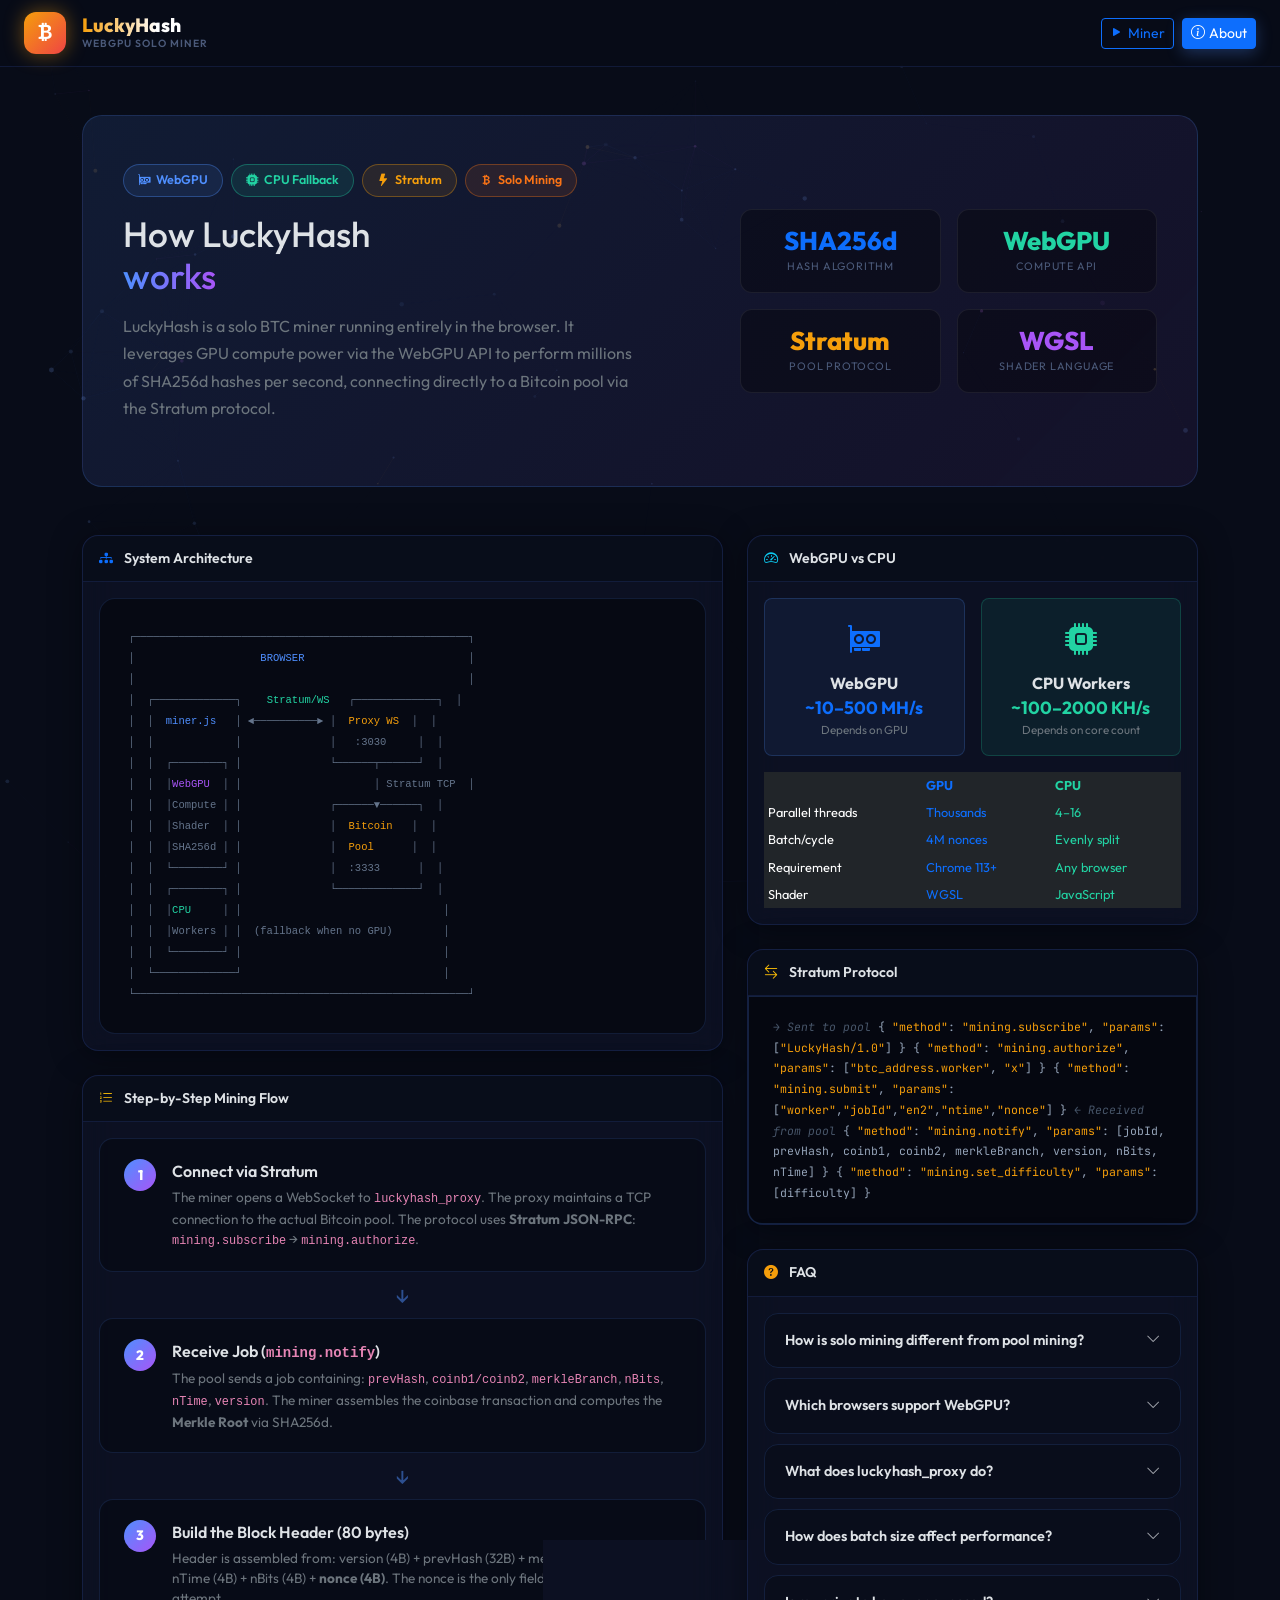
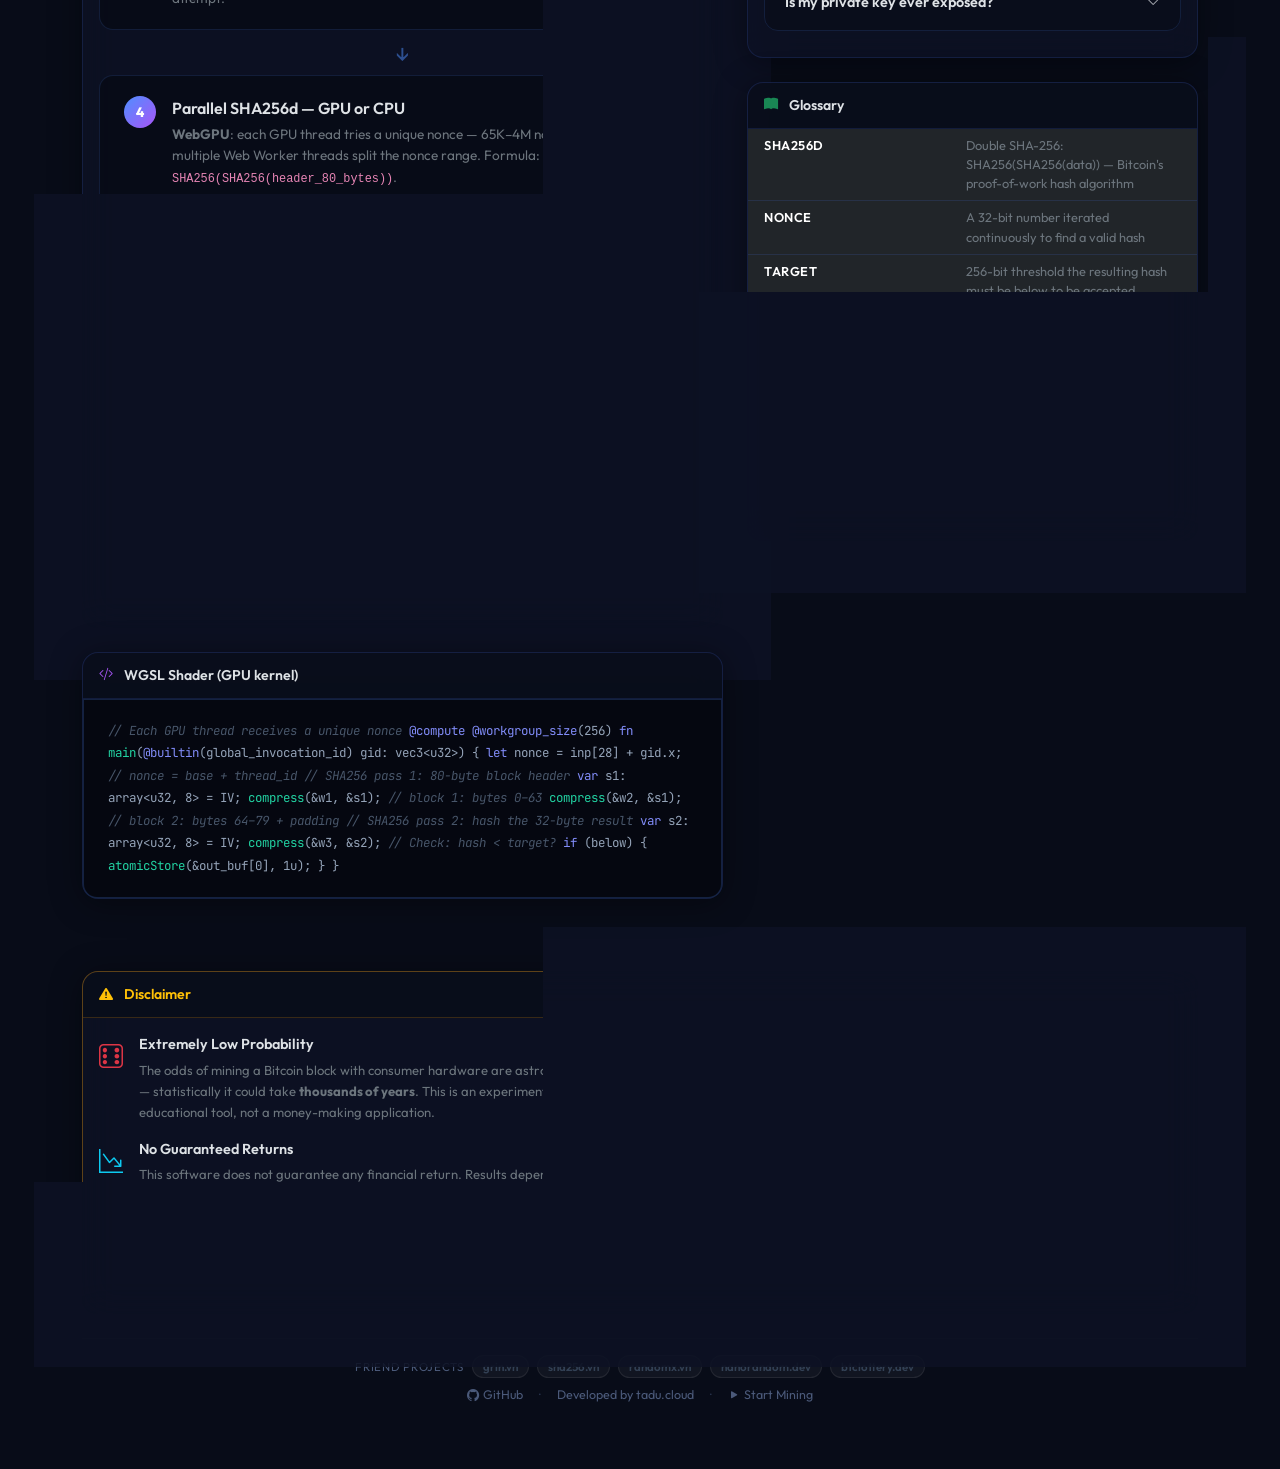
<file: about.html>
<!DOCTYPE html>
<html lang="en" data-bs-theme="dark">
<head>
  <meta charset="UTF-8" />
  <meta name="viewport" content="width=device-width, initial-scale=1.0" />

  <!-- Primary SEO -->
  <title>How It Works – LuckyHash WebGPU Solo Bitcoin Miner</title>
  <meta name="description" content="Learn how LuckyHash mines Bitcoin solo in the browser: WebGPU SHA256d compute shaders, Stratum JSON-RPC protocol, CPU Web Worker fallback, and step-by-step block header construction." />
  <meta name="keywords" content="WebGPU bitcoin mining, SHA256d shader, stratum protocol, solo mining explained, browser miner, WGSL compute" />
  <meta name="author" content="LuckyHash" />
  <meta name="robots" content="index, follow" />
  <link rel="canonical" href="https://luckyhash.dev/about.html" />

  <!-- Favicon -->
  <link rel="icon" type="image/png" sizes="32x32" href="favicon-32.png" />
  <link rel="icon" type="image/png" sizes="16x16" href="favicon-16.png" />
  <link rel="icon" type="image/png" sizes="192x192" href="favicon-192.png" />
  <link rel="apple-touch-icon" sizes="180x180" href="apple-touch-icon.png" />
  <meta name="theme-color" content="#080c18" />

  <!-- Open Graph -->
  <meta property="og:type"        content="article" />
  <meta property="og:url"         content="https://luckyhash.dev/about.html" />
  <meta property="og:site_name"   content="LuckyHash" />
  <meta property="og:title"       content="How LuckyHash Works – WebGPU Solo Bitcoin Miner" />
  <meta property="og:description" content="WebGPU SHA256d compute shaders, Stratum JSON-RPC, CPU fallback — a complete technical breakdown of browser-based solo Bitcoin mining." />
  <meta property="og:image"       content="https://luckyhash.dev/og-image.png" />
  <meta property="og:image:width"  content="1200" />
  <meta property="og:image:height" content="630" />
  <meta property="og:locale"      content="en_US" />

  <!-- Twitter Card -->
  <meta name="twitter:card"        content="summary_large_image" />
  <meta name="twitter:title"       content="How LuckyHash Works – WebGPU Solo Bitcoin Miner" />
  <meta name="twitter:description" content="WebGPU SHA256d compute shaders, Stratum protocol, CPU fallback — browser-based solo Bitcoin mining explained." />
  <meta name="twitter:image"       content="https://luckyhash.dev/og-image.png" />

  <!-- Structured Data (JSON-LD) -->
  <script type="application/ld+json">
  {
    "@context": "https://schema.org",
    "@type": "TechArticle",
    "headline": "How LuckyHash Works – WebGPU Solo Bitcoin Miner",
    "description": "Technical explanation of browser-based solo Bitcoin mining using WebGPU compute shaders and the Stratum protocol.",
    "url": "https://luckyhash.dev/about.html",
    "author": { "@type": "Organization", "name": "LuckyHash" },
    "publisher": { "@type": "Organization", "name": "LuckyHash", "url": "https://luckyhash.dev" },
    "mainEntity": {
      "@type": "FAQPage",
      "mainEntity": [
        { "@type": "Question", "name": "How is solo mining different from pool mining?",
          "acceptedAnswer": { "@type": "Answer", "text": "Pool mining shares hash power and distributes small but frequent rewards. Solo mining means you mine alone — very low probability but you keep the full block reward (~3.125 BTC) if you win." } },
        { "@type": "Question", "name": "Which browsers support WebGPU?",
          "acceptedAnswer": { "@type": "Answer", "text": "Chrome 113+, Edge 113+, Opera 99+, Safari 18+ (macOS 14+). Firefox does not yet support WebGPU in production. LuckyHash automatically falls back to CPU mode if WebGPU is unavailable." } },
        { "@type": "Question", "name": "What does luckyhash_proxy do?",
          "acceptedAnswer": { "@type": "Answer", "text": "Browsers cannot open raw TCP connections to Bitcoin pools. luckyhash_proxy runs a WebSocket server (port 3030) and bridges it to the pool Stratum TCP server (port 3333)." } },
        { "@type": "Question", "name": "Is my private key ever exposed?",
          "acceptedAnswer": { "@type": "Answer", "text": "No. Mining only requires your BTC address (public) to receive rewards. Your private key is never needed or transmitted." } }
      ]
    }
  }
  </script>

  <!-- Resource hints -->
  <link rel="preconnect" href="https://cdn.jsdelivr.net" />
  <link rel="preconnect" href="https://fonts.googleapis.com" />
  <link rel="preconnect" href="https://fonts.gstatic.com" crossorigin />

  <link rel="stylesheet" href="https://cdn.jsdelivr.net/npm/bootstrap@5.3.3/dist/css/bootstrap.min.css" />
  <link rel="stylesheet" href="https://cdn.jsdelivr.net/npm/bootstrap-icons@1.11.3/font/bootstrap-icons.min.css" />
  <link href="https://fonts.googleapis.com/css2?family=JetBrains+Mono:wght@400;600&family=Outfit:wght@400;600;700;800&display=swap" rel="stylesheet" />
  <link rel="stylesheet" href="style.css" />
  <style>
    /* About-page specific */
    .about-hero {
      background: linear-gradient(135deg, rgba(79,143,255,0.12), rgba(168,85,247,0.08));
      border: 1px solid rgba(79,143,255,0.18);
      border-radius: 20px;
      padding: 48px 40px;
    }
    .section-title {
      font-size: 1.1rem; font-weight: 700; letter-spacing: 0.5px;
      color: #4f8fff; text-transform: uppercase; margin-bottom: 20px;
      display: flex; align-items: center; gap: 10px;
    }
    .section-title::after {
      content: ''; flex: 1; height: 1px;
      background: linear-gradient(90deg, rgba(79,143,255,0.4), transparent);
    }
    .flow-step {
      position: relative;
      padding: 20px 24px;
      background: rgba(0,0,0,0.3);
      border: 1px solid rgba(79,143,255,0.15);
      border-radius: 14px;
      transition: border-color 0.25s, transform 0.25s;
    }
    .flow-step:hover {
      border-color: rgba(79,143,255,0.4);
      transform: translateY(-2px);
    }
    .flow-num {
      width: 32px; height: 32px; border-radius: 50%;
      background: linear-gradient(135deg, #4f8fff, #a855f7);
      display: flex; align-items: center; justify-content: center;
      font-weight: 800; font-size: 0.85rem; color: #fff;
      flex-shrink: 0;
    }
    .flow-arrow {
      text-align: center; color: rgba(79,143,255,0.5);
      font-size: 1.4rem; margin: 4px 0;
    }
    .tech-badge {
      display: inline-flex; align-items: center; gap: 6px;
      padding: 6px 14px; border-radius: 999px; font-size: 0.78rem;
      font-weight: 600; border: 1px solid;
    }
    .tech-gpu  { color: #4f8fff; border-color: rgba(79,143,255,0.35); background: rgba(79,143,255,0.1); }
    .tech-cpu  { color: #22d3a3; border-color: rgba(34,211,163,0.35); background: rgba(34,211,163,0.1); }
    .tech-ws   { color: #f59e0b; border-color: rgba(245,158,11,0.35); background: rgba(245,158,11,0.1); }
    .tech-btc  { color: #f97316; border-color: rgba(249,115,22,0.35); background: rgba(249,115,22,0.1); }
    .code-block {
      background: rgba(0,0,0,0.5); border: 1px solid rgba(79,143,255,0.2);
      border-radius: 12px; padding: 20px 24px;
      font-family: 'JetBrains Mono', monospace; font-size: 0.78rem;
      line-height: 1.8; color: #94a3b8;
    }
    .code-block .kw  { color: #818cf8; }
    .code-block .fn  { color: #22d3a3; }
    .code-block .cm  { color: #475569; font-style: italic; }
    .code-block .str { color: #f59e0b; }
    .faq-item {
      border: 1px solid rgba(79,143,255,0.12);
      border-radius: 14px; overflow: hidden; margin-bottom: 10px;
    }
    .faq-q {
      padding: 16px 20px; cursor: pointer; user-select: none;
      font-weight: 600; font-size: 0.9rem;
      display: flex; justify-content: space-between; align-items: center;
      background: rgba(0,0,0,0.2);
      transition: background 0.2s;
    }
    .faq-q:hover { background: rgba(79,143,255,0.08); }
    .faq-a {
      padding: 0 20px 16px; font-size: 0.85rem; color: #94a3b8;
      line-height: 1.7; display: none;
    }
    .faq-item.open .faq-a { display: block; }
    .faq-item.open .faq-icon { transform: rotate(180deg); }
    .faq-icon { transition: transform 0.25s; }
    .stat-pill {
      background: rgba(0,0,0,0.35); border: 1px solid rgba(255,255,255,0.07);
      border-radius: 12px; padding: 18px; text-align: center;
    }
    .stat-pill-val { font-size: 1.6rem; font-weight: 800; line-height: 1; }
    .stat-pill-lbl { font-size: 0.68rem; text-transform: uppercase; letter-spacing: 0.8px; color: #4b5a7a; margin-top: 4px; }
    .arch-diagram {
      background: rgba(0,0,0,0.4); border: 1px solid rgba(79,143,255,0.15);
      border-radius: 16px; padding: 28px;
      font-family: 'JetBrains Mono', monospace; font-size: 0.75rem;
      line-height: 2; color: #64748b;
    }
    .arch-diagram .hl-blue   { color: #4f8fff; }
    .arch-diagram .hl-green  { color: #22d3a3; }
    .arch-diagram .hl-orange { color: #f59e0b; }
    .arch-diagram .hl-purple { color: #a855f7; }
  </style>
</head>
<body>
<canvas id="bg-canvas" aria-hidden="true"></canvas>

<!-- Visually hidden h1 for SEO -->
<h1 class="visually-hidden">How LuckyHash Works – WebGPU Solo Bitcoin Miner</h1>

<!-- Navbar -->
<nav class="navbar navbar-dark lh-navbar px-3 px-md-4">
  <a href="index.html" class="d-flex align-items-center gap-3 text-decoration-none">
    <div class="lh-btc-logo"><i class="bi bi-currency-bitcoin"></i></div>
    <div>
      <div class="lh-brand-name">LuckyHash</div>
      <div class="lh-brand-tag">WebGPU Solo Miner</div>
    </div>
  </a>
  <div class="d-flex gap-2">
    <a href="index.html" class="btn btn-sm btn-outline-primary">
      <i class="bi bi-play-fill me-1"></i>Miner
    </a>
    <span class="btn btn-sm btn-primary disabled opacity-100">
      <i class="bi bi-info-circle me-1"></i>About
    </span>
  </div>
</nav>

<div class="container-xl py-5">

  <!-- Hero -->
  <div class="about-hero mb-5">
    <div class="row align-items-center g-4">
      <div class="col-lg-7">
        <div class="d-flex gap-2 flex-wrap mb-3">
          <span class="tech-badge tech-gpu"><i class="bi bi-gpu-card"></i>WebGPU</span>
          <span class="tech-badge tech-cpu"><i class="bi bi-cpu-fill"></i>CPU Fallback</span>
          <span class="tech-badge tech-ws"><i class="bi bi-lightning-fill"></i>Stratum</span>
          <span class="tech-badge tech-btc"><i class="bi bi-currency-bitcoin"></i>Solo Mining</span>
        </div>
        <h1 class="fw-800 mb-3" style="font-size:2.2rem; line-height:1.2;">
          How LuckyHash<br/>
          <span style="background:linear-gradient(90deg,#4f8fff,#a855f7);-webkit-background-clip:text;-webkit-text-fill-color:transparent;background-clip:text;">
            works
          </span>
        </h1>
        <p class="text-secondary" style="font-size:1rem; line-height:1.7; max-width:520px;">
          LuckyHash is a solo BTC miner running entirely in the browser. It leverages
          GPU compute power via the WebGPU API to perform millions of SHA256d hashes per second,
          connecting directly to a Bitcoin pool via the Stratum protocol.
        </p>
      </div>
      <div class="col-lg-5">
        <div class="row g-3">
          <div class="col-6">
            <div class="stat-pill">
              <div class="stat-pill-val text-primary">SHA256d</div>
              <div class="stat-pill-lbl">Hash Algorithm</div>
            </div>
          </div>
          <div class="col-6">
            <div class="stat-pill">
              <div class="stat-pill-val" style="color:#22d3a3;">WebGPU</div>
              <div class="stat-pill-lbl">Compute API</div>
            </div>
          </div>
          <div class="col-6">
            <div class="stat-pill">
              <div class="stat-pill-val" style="color:#f59e0b;">Stratum</div>
              <div class="stat-pill-lbl">Pool Protocol</div>
            </div>
          </div>
          <div class="col-6">
            <div class="stat-pill">
              <div class="stat-pill-val" style="color:#a855f7;">WGSL</div>
              <div class="stat-pill-lbl">Shader Language</div>
            </div>
          </div>
        </div>
      </div>
    </div>
  </div>

  <div class="row g-4">

    <!-- Left column -->
    <div class="col-lg-7">

      <!-- Architecture diagram -->
      <div class="card lh-card mb-4">
        <div class="card-header lh-card-header">
          <i class="bi bi-diagram-3-fill me-2 text-primary"></i>
          <span class="fw-semibold">System Architecture</span>
        </div>
        <div class="card-body">
          <div class="arch-diagram">
<pre class="mb-0" style="background:transparent;color:inherit;">
┌─────────────────────────────────────────────────────┐
│                    <span class="hl-blue">BROWSER</span>                          │
│                                                     │
│  ┌─────────────┐    <span class="hl-green">Stratum/WS</span>   ┌─────────────┐  │
│  │  <span class="hl-blue">miner.js</span>   │ ◄──────────► │  <span class="hl-orange">Proxy WS</span>  │  │
│  │             │              │   :3030     │  │
│  │  ┌────────┐ │              └──────┬──────┘  │
│  │  │<span class="hl-purple">WebGPU </span> │ │                     │ Stratum TCP  │
│  │  │Compute │ │              ┌──────▼──────┐  │
│  │  │Shader  │ │              │  <span class="hl-orange">Bitcoin</span>   │  │
│  │  │SHA256d │ │              │  <span class="hl-orange">Pool</span>      │  │
│  │  └────────┘ │              │  :3333      │  │
│  │  ┌────────┐ │              └─────────────┘  │
│  │  │<span class="hl-green">CPU     </span>│ │                                │
│  │  │Workers │ │  (fallback when no GPU)        │
│  │  └────────┘ │                                │
│  └─────────────┘                                │
└─────────────────────────────────────────────────────┘</pre>
          </div>
        </div>
      </div>

      <!-- Step by step -->
      <div class="card lh-card mb-4">
        <div class="card-header lh-card-header">
          <i class="bi bi-list-ol me-2 text-warning"></i>
          <span class="fw-semibold">Step-by-Step Mining Flow</span>
        </div>
        <div class="card-body">

          <div class="flow-step mb-2">
            <div class="d-flex gap-3 align-items-start">
              <div class="flow-num">1</div>
              <div>
                <div class="fw-semibold mb-1">Connect via Stratum</div>
                <p class="text-secondary mb-0" style="font-size:0.85rem;">
                  The miner opens a WebSocket to <code>luckyhash_proxy</code>. The proxy maintains a
                  TCP connection to the actual Bitcoin pool. The protocol uses <strong>Stratum JSON-RPC</strong>:
                  <code>mining.subscribe</code> → <code>mining.authorize</code>.
                </p>
              </div>
            </div>
          </div>

          <div class="flow-arrow">↓</div>

          <div class="flow-step mb-2">
            <div class="d-flex gap-3 align-items-start">
              <div class="flow-num">2</div>
              <div>
                <div class="fw-semibold mb-1">Receive Job (<code>mining.notify</code>)</div>
                <p class="text-secondary mb-0" style="font-size:0.85rem;">
                  The pool sends a job containing: <code>prevHash</code>, <code>coinb1/coinb2</code>,
                  <code>merkleBranch</code>, <code>nBits</code>, <code>nTime</code>, <code>version</code>.
                  The miner assembles the coinbase transaction and computes the <strong>Merkle Root</strong> via SHA256d.
                </p>
              </div>
            </div>
          </div>

          <div class="flow-arrow">↓</div>

          <div class="flow-step mb-2">
            <div class="d-flex gap-3 align-items-start">
              <div class="flow-num">3</div>
              <div>
                <div class="fw-semibold mb-1">Build the Block Header (80 bytes)</div>
                <p class="text-secondary mb-0" style="font-size:0.85rem;">
                  Header is assembled from: version (4B) + prevHash (32B) + merkleRoot (32B)
                  + nTime (4B) + nBits (4B) + <strong>nonce (4B)</strong>.
                  The nonce is the only field that changes on every attempt.
                </p>
              </div>
            </div>
          </div>

          <div class="flow-arrow">↓</div>

          <div class="flow-step mb-2">
            <div class="d-flex gap-3 align-items-start">
              <div class="flow-num">4</div>
              <div>
                <div class="fw-semibold mb-1">Parallel SHA256d — GPU or CPU</div>
                <p class="text-secondary mb-0" style="font-size:0.85rem;">
                  <strong>WebGPU</strong>: each GPU thread tries a unique nonce — 65K–4M nonces per batch.
                  <strong>CPU</strong>: multiple Web Worker threads split the nonce range.
                  Formula: <code>hash = SHA256(SHA256(header_80_bytes))</code>.
                </p>
              </div>
            </div>
          </div>

          <div class="flow-arrow">↓</div>

          <div class="flow-step mb-2">
            <div class="d-flex gap-3 align-items-start">
              <div class="flow-num">5</div>
              <div>
                <div class="fw-semibold mb-1">Compare Hash Against Target</div>
                <p class="text-secondary mb-0" style="font-size:0.85rem;">
                  If <code>hash &lt; target</code> the nonce is valid — the digest is compared as a
                  <strong>little-endian</strong> 256-bit integer (Bitcoin's uint256 convention, so a valid
                  digest has <em>trailing</em> zero bytes; the familiar leading-zero form is the
                  byte-reversed block-hash display).
                  The target is derived from <code>nBits</code> and the pool-set difficulty.
                  At difficulty = 1, the probability of any single hash being valid is ~1/2³².
                </p>
              </div>
            </div>
          </div>

          <div class="flow-arrow">↓</div>

          <div class="flow-step">
            <div class="d-flex gap-3 align-items-start">
              <div class="flow-num">6</div>
              <div>
                <div class="fw-semibold mb-1">Submit Share (<code>mining.submit</code>)</div>
                <p class="text-secondary mb-0" style="font-size:0.85rem;">
                  Send <code>[worker, jobId, extranonce2, nTime, nonce]</code> to the pool via WebSocket.
                  The pool responds with <code>true</code> (accepted) or an error (rejected).
                  If the share meets full network difficulty, it's a <strong>valid block</strong> — you win!
                </p>
              </div>
            </div>
          </div>

        </div>
      </div>

      <!-- SHA256d code -->
      <div class="card lh-card mb-4">
        <div class="card-header lh-card-header">
          <i class="bi bi-code-slash me-2" style="color:#a855f7;"></i>
          <span class="fw-semibold">WGSL Shader (GPU kernel)</span>
        </div>
        <div class="card-body p-0">
          <div class="code-block" style="border-radius:0 0 14px 14px;">
<span class="cm">// Each GPU thread receives a unique nonce</span>
<span class="kw">@compute @workgroup_size</span>(256)
<span class="kw">fn</span> <span class="fn">main</span>(<span class="kw">@builtin</span>(global_invocation_id) gid: vec3&lt;u32&gt;) {
  <span class="kw">let</span> nonce = inp[28] + gid.x;         <span class="cm">// nonce = base + thread_id</span>

  <span class="cm">// SHA256 pass 1: 80-byte block header</span>
  <span class="kw">var</span> s1: array&lt;u32, 8&gt; = IV;
  <span class="fn">compress</span>(&amp;w1, &amp;s1);                   <span class="cm">// block 1: bytes 0–63</span>
  <span class="fn">compress</span>(&amp;w2, &amp;s1);                   <span class="cm">// block 2: bytes 64–79 + padding</span>

  <span class="cm">// SHA256 pass 2: hash the 32-byte result</span>
  <span class="kw">var</span> s2: array&lt;u32, 8&gt; = IV;
  <span class="fn">compress</span>(&amp;w3, &amp;s2);

  <span class="cm">// Check: hash &lt; target?</span>
  <span class="kw">if</span> (below) { <span class="fn">atomicStore</span>(&amp;out_buf[0], 1u); }
}
          </div>
        </div>
      </div>

    </div><!-- col-lg-7 -->

    <!-- Right column -->
    <div class="col-lg-5">

      <!-- WebGPU vs CPU -->
      <div class="card lh-card mb-4">
        <div class="card-header lh-card-header">
          <i class="bi bi-speedometer2 me-2 text-info"></i>
          <span class="fw-semibold">WebGPU vs CPU</span>
        </div>
        <div class="card-body">
          <div class="row g-3 mb-3">
            <div class="col-6">
              <div class="p-3 rounded-3 text-center" style="background:rgba(79,143,255,0.08);border:1px solid rgba(79,143,255,0.2);">
                <i class="bi bi-gpu-card fs-2 text-primary d-block mb-2"></i>
                <div class="fw-bold">WebGPU</div>
                <div class="text-primary fw-bold" style="font-size:1.1rem;">~10–500 MH/s</div>
                <div class="text-secondary" style="font-size:0.73rem;">Depends on GPU</div>
              </div>
            </div>
            <div class="col-6">
              <div class="p-3 rounded-3 text-center" style="background:rgba(34,211,163,0.08);border:1px solid rgba(34,211,163,0.2);">
                <i class="bi bi-cpu-fill fs-2 d-block mb-2" style="color:#22d3a3;"></i>
                <div class="fw-bold">CPU Workers</div>
                <div class="fw-bold" style="font-size:1.1rem;color:#22d3a3;">~100–2000 KH/s</div>
                <div class="text-secondary" style="font-size:0.73rem;">Depends on core count</div>
              </div>
            </div>
          </div>

          <table class="table table-sm table-borderless mb-0" style="font-size:0.8rem;">
            <thead>
              <tr class="text-muted">
                <th></th><th class="text-primary">GPU</th><th style="color:#22d3a3;">CPU</th>
              </tr>
            </thead>
            <tbody>
              <tr><td>Parallel threads</td><td class="text-primary">Thousands</td><td style="color:#22d3a3;">4–16</td></tr>
              <tr><td>Batch/cycle</td><td class="text-primary">4M nonces</td><td style="color:#22d3a3;">Evenly split</td></tr>
              <tr><td>Requirement</td><td class="text-primary">Chrome 113+</td><td style="color:#22d3a3;">Any browser</td></tr>
              <tr><td>Shader</td><td class="text-primary">WGSL</td><td style="color:#22d3a3;">JavaScript</td></tr>
            </tbody>
          </table>
        </div>
      </div>

      <!-- Stratum Protocol -->
      <div class="card lh-card mb-4">
        <div class="card-header lh-card-header">
          <i class="bi bi-arrow-left-right me-2 text-warning"></i>
          <span class="fw-semibold">Stratum Protocol</span>
        </div>
        <div class="card-body p-0">
          <div class="code-block" style="border-radius:0 0 14px 14px; font-size:0.72rem;">
<span class="cm">→ Sent to pool</span>
{ <span class="str">"method"</span>: <span class="str">"mining.subscribe"</span>,
  <span class="str">"params"</span>: [<span class="str">"LuckyHash/1.0"</span>] }

{ <span class="str">"method"</span>: <span class="str">"mining.authorize"</span>,
  <span class="str">"params"</span>: [<span class="str">"btc_address.worker"</span>, <span class="str">"x"</span>] }

{ <span class="str">"method"</span>: <span class="str">"mining.submit"</span>,
  <span class="str">"params"</span>: [<span class="str">"worker"</span>,<span class="str">"jobId"</span>,<span class="str">"en2"</span>,<span class="str">"ntime"</span>,<span class="str">"nonce"</span>] }

<span class="cm">← Received from pool</span>
{ <span class="str">"method"</span>: <span class="str">"mining.notify"</span>,
  <span class="str">"params"</span>: [jobId, prevHash, coinb1, coinb2,
             merkleBranch, version, nBits, nTime] }

{ <span class="str">"method"</span>: <span class="str">"mining.set_difficulty"</span>,
  <span class="str">"params"</span>: [difficulty] }
          </div>
        </div>
      </div>

      <!-- FAQ -->
      <div class="card lh-card mb-4">
        <div class="card-header lh-card-header">
          <i class="bi bi-question-circle-fill me-2" style="color:#f59e0b;"></i>
          <span class="fw-semibold">FAQ</span>
        </div>
        <div class="card-body">

          <div class="faq-item" onclick="this.classList.toggle('open')">
            <div class="faq-q">
              How is solo mining different from pool mining?
              <i class="bi bi-chevron-down faq-icon text-muted"></i>
            </div>
            <div class="faq-a">
              Pool mining shares hash power and distributes small but frequent rewards.
              Solo mining: you mine alone — very low probability of success, but if you win
              you receive the <strong>full block reward</strong> (~3.125 BTC currently).
            </div>
          </div>

          <div class="faq-item" onclick="this.classList.toggle('open')">
            <div class="faq-q">
              Which browsers support WebGPU?
              <i class="bi bi-chevron-down faq-icon text-muted"></i>
            </div>
            <div class="faq-a">
              Chrome 113+, Edge 113+, Opera 99+, Safari 18+ (macOS 14+).
              Firefox does not yet support WebGPU in production.
              If WebGPU is unavailable, the miner automatically falls back to <strong>CPU mode</strong>.
            </div>
          </div>

          <div class="faq-item" onclick="this.classList.toggle('open')">
            <div class="faq-q">
              What does luckyhash_proxy do?
              <i class="bi bi-chevron-down faq-icon text-muted"></i>
            </div>
            <div class="faq-a">
              Browsers cannot open raw TCP connections to a Bitcoin pool directly.
              <code>luckyhash_proxy</code> runs a WebSocket server (port 3030) and bridges it
              to the pool's Stratum TCP server (port 3333). All Stratum messages are forwarded
              transparently through the proxy.
            </div>
          </div>

          <div class="faq-item" onclick="this.classList.toggle('open')">
            <div class="faq-q">
              How does batch size affect performance?
              <i class="bi bi-chevron-down faq-icon text-muted"></i>
            </div>
            <div class="faq-a">
              A larger batch means fewer CPU↔GPU round-trips per second, which is more efficient —
              but each batch holds the GPU longer. If the UI feels sluggish, reduce the batch size.
              Use 1M–4M for weaker GPUs, 16M for high-end ones.
            </div>
          </div>

          <div class="faq-item" onclick="this.classList.toggle('open')">
            <div class="faq-q">
              Is my private key ever exposed?
              <i class="bi bi-chevron-down faq-icon text-muted"></i>
            </div>
            <div class="faq-a">
              No. Mining only requires your <strong>BTC address</strong> (public) to receive the
              reward — your private key is never needed. Rewards are sent directly to that address
              if a block is successfully mined.
            </div>
          </div>

        </div>
      </div>

      <!-- Glossary -->
      <div class="card lh-card">
        <div class="card-header lh-card-header">
          <i class="bi bi-book-fill me-2 text-success"></i>
          <span class="fw-semibold">Glossary</span>
        </div>
        <div class="card-body p-0">
          <table class="table table-sm table-borderless mb-0 lh-pool-table" style="font-size:0.8rem;">
            <tbody>
              <tr><td class="lh-pool-key">SHA256d</td><td class="text-secondary">Double SHA-256: SHA256(SHA256(data)) — Bitcoin's proof-of-work hash algorithm</td></tr>
              <tr><td class="lh-pool-key">Nonce</td><td class="text-secondary">A 32-bit number iterated continuously to find a valid hash</td></tr>
              <tr><td class="lh-pool-key">Target</td><td class="text-secondary">256-bit threshold the resulting hash must be below to be accepted</td></tr>
              <tr><td class="lh-pool-key">Difficulty</td><td class="text-secondary">A scalar that controls how small the target is — higher = harder</td></tr>
              <tr><td class="lh-pool-key">ExtraNonce</td><td class="text-secondary">Extra entropy injected into the coinbase to extend the nonce search space</td></tr>
              <tr><td class="lh-pool-key">Merkle Root</td><td class="text-secondary">Aggregated hash of all transactions in the block</td></tr>
              <tr><td class="lh-pool-key">WGSL</td><td class="text-secondary">WebGPU Shading Language — used to write GPU compute shaders</td></tr>
            </tbody>
          </table>
        </div>
      </div>

    </div><!-- col-lg-5 -->
  </div><!-- row -->

  <!-- Disclaimer -->
  <div class="mt-5 mb-4">
    <div class="card lh-card" style="border-color: rgba(245,158,11,0.35) !important;">
      <div class="card-header lh-card-header" style="border-color: rgba(245,158,11,0.2) !important;">
        <i class="bi bi-exclamation-triangle-fill me-2 text-warning"></i>
        <span class="fw-semibold text-warning">Disclaimer</span>
      </div>
      <div class="card-body">
        <div class="row g-3">

          <div class="col-12 col-md-6">
            <div class="d-flex gap-3">
              <div class="flex-shrink-0 mt-1">
                <i class="bi bi-dice-6 fs-4 text-danger"></i>
              </div>
              <div>
                <div class="fw-semibold mb-1" style="font-size:0.9rem;">Extremely Low Probability</div>
                <p class="text-secondary mb-0" style="font-size:0.82rem; line-height:1.6;">
                  The odds of mining a Bitcoin block with consumer hardware are astronomically low —
                  statistically it could take <strong>thousands of years</strong>.
                  This is an experimental / educational tool, not a money-making application.
                </p>
              </div>
            </div>
          </div>

          <div class="col-12 col-md-6">
            <div class="d-flex gap-3">
              <div class="flex-shrink-0 mt-1">
                <i class="bi bi-lightning-charge fs-4 text-warning"></i>
              </div>
              <div>
                <div class="fw-semibold mb-1" style="font-size:0.9rem;">Power Consumption</div>
                <p class="text-secondary mb-0" style="font-size:0.82rem; line-height:1.6;">
                  Continuous GPU mining can heat your device and significantly increase power draw.
                  Ensure adequate cooling and do not run at full load for extended periods.
                </p>
              </div>
            </div>
          </div>

          <div class="col-12 col-md-6">
            <div class="d-flex gap-3">
              <div class="flex-shrink-0 mt-1">
                <i class="bi bi-graph-down-arrow fs-4 text-info"></i>
              </div>
              <div>
                <div class="fw-semibold mb-1" style="font-size:0.9rem;">No Guaranteed Returns</div>
                <p class="text-secondary mb-0" style="font-size:0.82rem; line-height:1.6;">
                  This software does not guarantee any financial return.
                  Results depend entirely on luck and your share of the total network hashrate
                  (currently &gt;700 EH/s).
                </p>
              </div>
            </div>
          </div>

          <div class="col-12 col-md-6">
            <div class="d-flex gap-3">
              <div class="flex-shrink-0 mt-1">
                <i class="bi bi-shield-exclamation fs-4" style="color:#a855f7;"></i>
              </div>
              <div>
                <div class="fw-semibold mb-1" style="font-size:0.9rem;">Legal Compliance</div>
                <p class="text-secondary mb-0" style="font-size:0.82rem; line-height:1.6;">
                  Users are solely responsible for complying with local laws and regulations
                  regarding cryptocurrency mining. The authors accept no liability for any
                  damages arising from the use of this software.
                </p>
              </div>
            </div>
          </div>

          <div class="col-12">
            <div class="p-3 rounded-3 text-center" style="background: rgba(245,158,11,0.06); border: 1px solid rgba(245,158,11,0.2);">
              <p class="mb-0 text-warning" style="font-size:0.82rem;">
                <i class="bi bi-info-circle me-1"></i>
                This software is provided <strong>"as is"</strong> — without warranty of any kind.
                Intended for educational, research, and WebGPU exploration purposes only.
              </p>
            </div>
          </div>

        </div>
      </div>
    </div>
  </div>

  <footer class="lh-footer text-center py-3 mt-2">
    <!-- Friend projects -->
    <div class="d-flex align-items-center justify-content-center gap-2 flex-wrap mb-2">
      <span class="lh-footer-text" style="font-size:0.72rem;text-transform:uppercase;letter-spacing:.06em;">Friend Projects</span>
      <a href="https://grin.vn" target="_blank" rel="noopener" class="lh-friend-link">grin.vn</a>
      <a href="https://sha256.vn"      target="_blank" rel="noopener" class="lh-friend-link">sha256.vn</a>
      <a href="https://randomx.vn"     target="_blank" rel="noopener" class="lh-friend-link">randomx.vn</a>
      <a href="https://nanorandom.dev" target="_blank" rel="noopener" class="lh-friend-link">nanorandom.dev</a>
      <a href="https://btclottery.dev" target="_blank" rel="noopener" class="lh-friend-link">btclottery.dev</a>
    </div>
    <div class="d-flex align-items-center justify-content-center gap-3 flex-wrap">
      <a href="https://github.com/dungvn3000/luckyhash" target="_blank" rel="noopener"
         class="lh-footer-link">
        <i class="bi bi-github me-1"></i>GitHub
      </a>
      <span class="lh-footer-sep">·</span>
      <span class="lh-footer-text">
        Developed by <a href="https://tadu.cloud" target="_blank" rel="noopener" class="lh-footer-link">tadu.cloud</a>
      </span>
      <span class="lh-footer-sep">·</span>
      <a href="index.html" class="lh-footer-link">
        <i class="bi bi-play-fill me-1"></i>Start Mining
      </a>
    </div>
  </footer>

</div><!-- container -->

<script>
// Cache-bust: random version per page load so bg.js is never served stale
(function () {
  const s = document.createElement('script');
  s.src = 'bg.js?v=' + Math.random().toString(36).slice(2);
  document.body.appendChild(s);
})();
</script>
<script src="https://cdn.jsdelivr.net/npm/bootstrap@5.3.3/dist/js/bootstrap.bundle.min.js"></script>
</body>
</html>
</file>
<file: style.css>
/* ── LuckyHash – Custom styles on top of Bootstrap 5 dark ─── */

:root {
  --lh-bg:        #080c18;
  --lh-card-bg:   rgba(13, 18, 36, 0.88);
  --lh-border:    rgba(80, 120, 255, 0.14);
  --lh-border-hi: rgba(80, 120, 255, 0.3);
  --lh-green:  #22d3a3;
  --lh-orange: #f59e0b;
  --lh-purple: #a855f7;
}

/* ── Fonts ───────────────────────────────────────────────────── */
body { font-family: 'Outfit', sans-serif; background: var(--lh-bg); }
.font-mono { font-family: 'JetBrains Mono', monospace !important; }

/* ── Background canvas ───────────────────────────────────────── */
#bg-canvas {
  position: fixed; inset: 0; z-index: 0;
  pointer-events: none; opacity: 0.35;
}
#app { position: relative; z-index: 1; }

/* ── Navbar ──────────────────────────────────────────────────── */
.lh-navbar {
  background: rgba(8,12,24,0.92);
  backdrop-filter: blur(12px);
  border-bottom: 1px solid var(--lh-border);
  padding-top: 12px; padding-bottom: 12px;
}

.lh-btc-logo {
  width: 42px; height: 42px;
  background: linear-gradient(135deg, #f59e0b, #ef4444);
  border-radius: 12px;
  display: flex; align-items: center; justify-content: center;
  color: white; font-size: 1.4rem;
  box-shadow: 0 0 20px rgba(245,158,11,0.45);
  animation: btc-pulse 3s ease-in-out infinite;
}
@keyframes btc-pulse {
  0%,100% { box-shadow: 0 0 18px rgba(245,158,11,0.4); }
  50%      { box-shadow: 0 0 32px rgba(245,158,11,0.7); }
}

.lh-brand-name {
  font-size: 1.2rem; font-weight: 800; line-height: 1.1;
  background: linear-gradient(90deg, #f59e0b, #fff 60%);
  -webkit-background-clip: text; -webkit-text-fill-color: transparent;
  background-clip: text;
}
.lh-brand-tag {
  font-size: 0.65rem; font-weight: 600; text-transform: uppercase;
  letter-spacing: 1px; color: #4b5a7a;
}

/* ── Badges ──────────────────────────────────────────────────── */
.lh-status-badge {
  font-size: 0.78rem; font-weight: 500; padding: 5px 10px;
  border-radius: 999px; letter-spacing: 0.3px;
}
.lh-dot { font-size: 0.5rem; vertical-align: middle; }
.lh-dot-on    { animation: blink 1.5s ease-in-out infinite; }
.lh-dot-pulse { animation: blink 0.7s ease-in-out infinite; }
.lh-dot-error { color: #f43f5e; }
@keyframes blink { 0%,100%{opacity:1} 50%{opacity:0.3} }

.lh-engine-badge {
  font-size: 0.73rem; font-weight: 600; border-radius: 999px;
  padding: 5px 10px; letter-spacing: 0.5px;
}
.lh-badge-gpu { background: rgba(79,143,255,0.18); color: #4f8fff; border: 1px solid rgba(79,143,255,0.35); }
.lh-badge-cpu { background: rgba(34,211,163,0.18); color: var(--lh-green); border: 1px solid rgba(34,211,163,0.35); }

/* ── Cards ───────────────────────────────────────────────────── */
.lh-card {
  background: var(--lh-card-bg) !important;
  border: 1px solid var(--lh-border) !important;
  border-radius: 16px !important;
  backdrop-filter: blur(16px);
  box-shadow: 0 4px 32px rgba(0,0,0,0.4);
  transition: border-color 0.3s, box-shadow 0.3s;
}
.lh-card:hover {
  border-color: var(--lh-border-hi) !important;
  box-shadow: 0 4px 32px rgba(0,0,0,0.4), 0 0 20px rgba(79,143,255,0.1);
}
.lh-card-header {
  background: rgba(0,0,0,0.2) !important;
  border-bottom: 1px solid var(--lh-border) !important;
  border-radius: 16px 16px 0 0 !important;
  padding: 12px 16px !important;
  font-size: 0.88rem;
}

/* ── Form inputs ─────────────────────────────────────────────── */
.lh-label {
  font-size: 0.73rem; font-weight: 600; text-transform: uppercase;
  letter-spacing: 0.7px; color: #6b7fa3;
}
.lh-input {
  background: rgba(0,0,0,0.35) !important;
  border: 1px solid var(--lh-border) !important;
  color: #e8edf8 !important;
  font-size: 0.85rem;
  transition: border-color 0.2s, box-shadow 0.2s;
}
.lh-input:focus {
  border-color: #4f8fff !important;
  box-shadow: 0 0 0 3px rgba(79,143,255,0.15) !important;
  background: rgba(0,0,0,0.5) !important;
  color: #e8edf8 !important;
}
.lh-input option { background: #0f1626; }

/* ── Buttons ─────────────────────────────────────────────────── */
.btn-primary  { box-shadow: 0 4px 16px rgba(79,143,255,0.3); }
.btn-primary:hover  { box-shadow: 0 6px 24px rgba(79,143,255,0.5); transform: translateY(-1px); }
.btn-danger   { box-shadow: 0 4px 16px rgba(244,63,94,0.3); }
.btn-danger:hover   { box-shadow: 0 6px 24px rgba(244,63,94,0.5); transform: translateY(-1px); }

.lh-clear-btn { padding: 2px 7px; font-size: 0.78rem; }

/* ── Hashrate value ──────────────────────────────────────────── */
.lh-hashrate-value {
  font-size: 1.3rem; font-weight: 700; color: var(--lh-green);
  text-shadow: 0 0 12px rgba(34,211,163,0.4);
}

/* ── Chart overlay ───────────────────────────────────────────── */
.lh-chart-overlay {
  position: absolute; inset: 0;
  background: rgba(8,12,24,0.65);
  border-radius: 0 0 12px 12px;
  pointer-events: none;
}

/* ── Stat cards ──────────────────────────────────────────────── */
.lh-stat-card {
  background: var(--lh-card-bg) !important;
  border: 1px solid var(--lh-border) !important;
  border-radius: 14px !important;
  backdrop-filter: blur(12px);
  transition: all 0.25s;
}
.lh-stat-card:hover {
  transform: translateY(-2px);
  border-color: var(--lh-border-hi) !important;
}
.lh-stat-icon { line-height: 1; }
.lh-stat-value { font-size: 1.5rem; font-weight: 700; line-height: 1.1; }
.lh-stat-label { font-size: 0.68rem; font-weight: 600; text-transform: uppercase; letter-spacing: 0.8px; color: #4b5a7a; margin-top: 3px; }
.text-purple { color: var(--lh-purple) !important; }

/* ── Pool info table ─────────────────────────────────────────── */
.lh-pool-table td { padding: 7px 16px !important; font-size: 0.8rem; }
.lh-pool-table tr { border-bottom: 1px solid var(--lh-border); }
.lh-pool-table tr:last-child { border-bottom: none; }
.lh-pool-key { color: #4b5a7a; font-weight: 600; text-transform: uppercase; font-size: 0.68rem; letter-spacing: 0.5px; width: 45%; }
.lh-pool-val { color: #4f8fff; }

/* ── Log box ─────────────────────────────────────────────────── */
.lh-log-box {
  height: 220px; overflow-y: auto;
  background: rgba(0,0,0,0.25);
  border-radius: 0 0 14px 14px;
  font-size: 0.74rem; line-height: 1.7;
}
.lh-log-box::-webkit-scrollbar { width: 4px; }
.lh-log-box::-webkit-scrollbar-track { background: transparent; }
.lh-log-box::-webkit-scrollbar-thumb { background: var(--lh-border-hi); border-radius: 2px; }

.lh-log-entry {
  border-bottom: 1px solid rgba(255,255,255,0.03);
  animation: fadeIn 0.2s ease-out;
}
@keyframes fadeIn { from{opacity:0;transform:translateY(-4px)} to{opacity:1;transform:none} }

.lh-log-time { font-size: 0.7rem; flex-shrink: 0; padding-top: 1px; min-width: 60px; }
.lh-log-welcome { font-size: 0.82rem; }
.lh-log-welcome strong { color: #8896b3; }
/* ── Footer ───────────────────────────────────────────────────── */
.lh-footer {
  border-top: 1px solid rgba(255,255,255,0.06);
  margin-top: 12px;
  font-size: 0.78rem;
}
.lh-footer-text { color: #4b5a7a; }
.lh-footer-sep  { color: #2a3650; }
.lh-footer-link {
  color: #4b5a7a;
  text-decoration: none;
  transition: color 0.2s;
}
.lh-footer-link:hover { color: #4f8fff; }

/* ── Best Hash ─────────────────────────────────────────────────── */
.lh-best-hash-badge {
  font-size: 0.72rem; font-weight: 600;
  color: #f59e0b;
  background: rgba(245,158,11,0.1);
  border: 1px solid rgba(245,158,11,0.3);
  border-radius: 999px;
  padding: 2px 10px;
  display: inline-flex; align-items: center; gap: 4px;
}
.lh-best-hash-val {
  color: #f59e0b;
}

/* ── Best Block Hash display ──────────────────────────────────── */
[x-cloak] { display: none !important; }

.lh-block-hash-display {
  font-size: 0.78rem;
  letter-spacing: 0.04em;
  word-break: break-all;
  line-height: 1.6;
  color: #94a3b8;
  padding: 4px 0;
}
.lh-hash-zeros {
  color: rgba(34,211,163,0.35);
}
.lh-hash-rest {
  color: #22d3a3;
}

/* ── Best Diff ────────────────────────────────────────────────── */
.lh-diff-label {
  font-size: 0.72rem;
  color: #4b5a7a;
  text-transform: uppercase;
  letter-spacing: 0.06em;
}
.lh-diff-value {
  font-size: 1rem;
  font-weight: 700;
  color: #f59e0b;
  letter-spacing: 0.04em;
}

/* ── Friend project links ─────────────────────────────────────── */
.lh-friend-link {
  font-size: 0.72rem;
  font-weight: 600;
  color: #334155;
  background: rgba(255,255,255,0.04);
  border: 1px solid rgba(255,255,255,0.08);
  border-radius: 999px;
  padding: 2px 10px;
  text-decoration: none;
  transition: color 0.2s, border-color 0.2s, background 0.2s;
}
.lh-friend-link:hover {
  color: #4f8fff;
  border-color: rgba(79,143,255,0.35);
  background: rgba(79,143,255,0.08);
}
</file>
